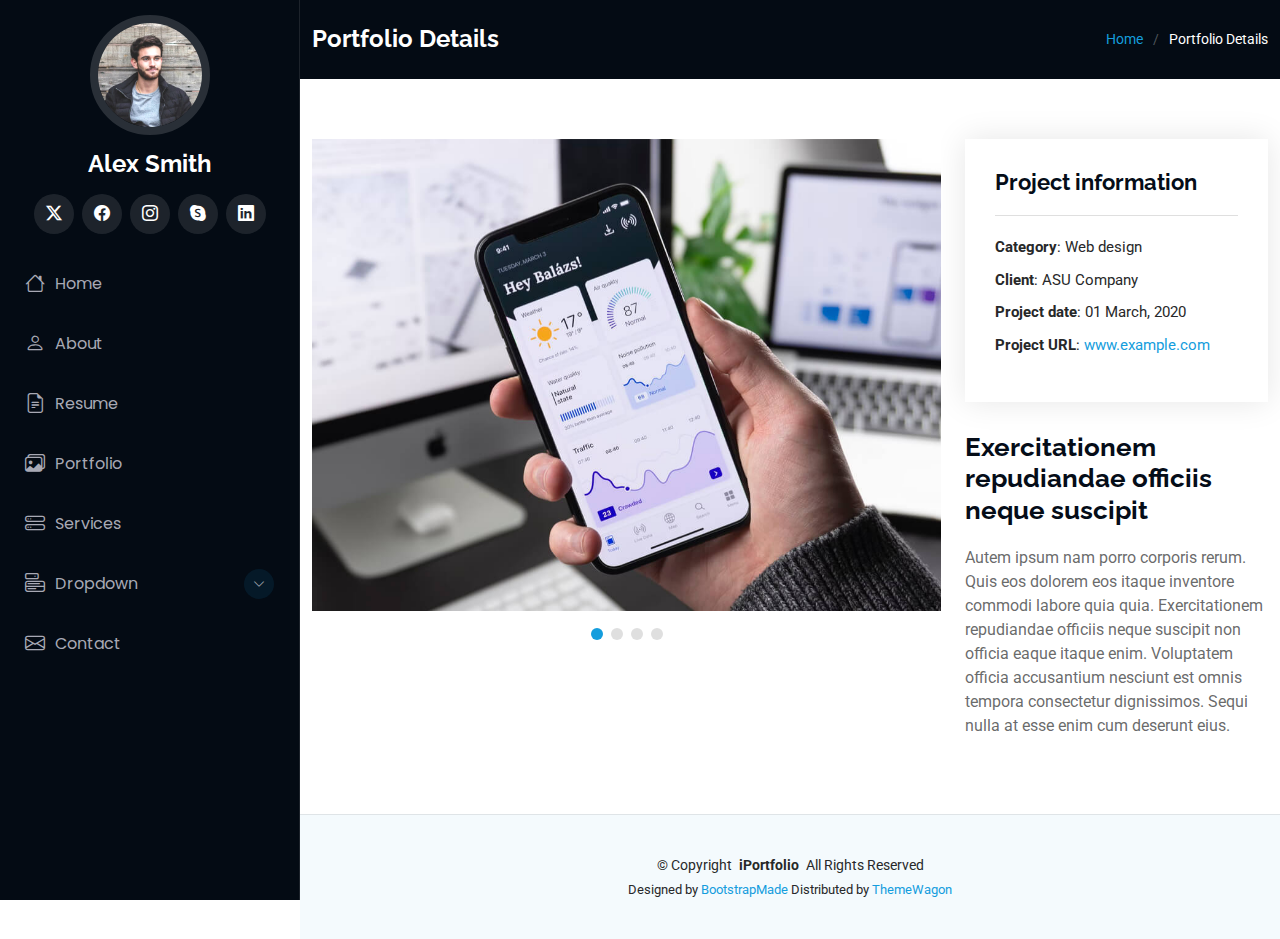
<file: portfolio-details.html>
<!DOCTYPE html>
<html lang="en">

<head>
  <meta charset="utf-8">
  <meta content="width=device-width, initial-scale=1.0" name="viewport">
  <title>Portfolio Details - iPortfolio Bootstrap Template</title>
  <meta content="" name="description">
  <meta content="" name="keywords">

  <!-- Favicons -->
  <link href="assets/img/favicon.png" rel="icon">
  <link href="assets/img/apple-touch-icon.png" rel="apple-touch-icon">

  <!-- Fonts -->
  <link href="https://fonts.googleapis.com" rel="preconnect">
  <link href="https://fonts.gstatic.com" rel="preconnect" crossorigin>
  <link href="https://fonts.googleapis.com/css2?family=Roboto:ital,wght@0,100;0,300;0,400;0,500;0,700;0,900;1,100;1,300;1,400;1,500;1,700;1,900&family=Poppins:ital,wght@0,100;0,200;0,300;0,400;0,500;0,600;0,700;0,800;0,900;1,100;1,200;1,300;1,400;1,500;1,600;1,700;1,800;1,900&family=Raleway:ital,wght@0,100;0,200;0,300;0,400;0,500;0,600;0,700;0,800;0,900;1,100;1,200;1,300;1,400;1,500;1,600;1,700;1,800;1,900&display=swap" rel="stylesheet">

  <!-- Vendor CSS Files -->
  <link href="assets/vendor/bootstrap/css/bootstrap.min.css" rel="stylesheet">
  <link href="assets/vendor/bootstrap-icons/bootstrap-icons.css" rel="stylesheet">
  <link href="assets/vendor/aos/aos.css" rel="stylesheet">
  <link href="assets/vendor/glightbox/css/glightbox.min.css" rel="stylesheet">
  <link href="assets/vendor/swiper/swiper-bundle.min.css" rel="stylesheet">

  <!-- Main CSS File -->
  <link href="assets/css/main.css" rel="stylesheet">

  <!-- =======================================================
  * Template Name: iPortfolio
  * Template URL: https://bootstrapmade.com/iportfolio-bootstrap-portfolio-websites-template/
  * Updated: Jun 29 2024 with Bootstrap v5.3.3
  * Author: BootstrapMade.com
  * License: https://bootstrapmade.com/license/
  ======================================================== -->
</head>

<body class="portfolio-details-page">

  <header id="header" class="header dark-background d-flex flex-column">
    <i class="header-toggle d-xl-none bi bi-list"></i>

    <div class="profile-img">
      <img src="assets/img/my-profile-img.jpg" alt="" class="img-fluid rounded-circle">
    </div>

    <a href="index.html" class="logo d-flex align-items-center justify-content-center">
      <!-- Uncomment the line below if you also wish to use an image logo -->
      <!-- <img src="assets/img/logo.png" alt=""> -->
      <h1 class="sitename">Alex Smith</h1>
    </a>

    <div class="social-links text-center">
      <a href="#" class="twitter"><i class="bi bi-twitter-x"></i></a>
      <a href="#" class="facebook"><i class="bi bi-facebook"></i></a>
      <a href="#" class="instagram"><i class="bi bi-instagram"></i></a>
      <a href="#" class="google-plus"><i class="bi bi-skype"></i></a>
      <a href="#" class="linkedin"><i class="bi bi-linkedin"></i></a>
    </div>

    <nav id="navmenu" class="navmenu">
      <ul>
        <li><a href="#hero"><i class="bi bi-house navicon"></i>Home</a></li>
        <li><a href="#about"><i class="bi bi-person navicon"></i> About</a></li>
        <li><a href="#resume"><i class="bi bi-file-earmark-text navicon"></i> Resume</a></li>
        <li><a href="#portfolio"><i class="bi bi-images navicon"></i> Portfolio</a></li>
        <li><a href="#services"><i class="bi bi-hdd-stack navicon"></i> Services</a></li>
        <li class="dropdown"><a href="#"><i class="bi bi-menu-button navicon"></i> <span>Dropdown</span> <i class="bi bi-chevron-down toggle-dropdown"></i></a>
          <ul>
            <li><a href="#">Dropdown 1</a></li>
            <li class="dropdown"><a href="#"><span>Deep Dropdown</span> <i class="bi bi-chevron-down toggle-dropdown"></i></a>
              <ul>
                <li><a href="#">Deep Dropdown 1</a></li>
                <li><a href="#">Deep Dropdown 2</a></li>
                <li><a href="#">Deep Dropdown 3</a></li>
                <li><a href="#">Deep Dropdown 4</a></li>
                <li><a href="#">Deep Dropdown 5</a></li>
              </ul>
            </li>
            <li><a href="#">Dropdown 2</a></li>
            <li><a href="#">Dropdown 3</a></li>
            <li><a href="#">Dropdown 4</a></li>
          </ul>
        </li>
        <li><a href="#contact"><i class="bi bi-envelope navicon"></i> Contact</a></li>
      </ul>
    </nav>

  </header>

  <main class="main">

    <!-- Page Title -->
    <div class="page-title dark-background">
      <div class="container d-lg-flex justify-content-between align-items-center">
        <h1 class="mb-2 mb-lg-0">Portfolio Details</h1>
        <nav class="breadcrumbs">
          <ol>
            <li><a href="index.html">Home</a></li>
            <li class="current">Portfolio Details</li>
          </ol>
        </nav>
      </div>
    </div><!-- End Page Title -->

    <!-- Portfolio Details Section -->
    <section id="portfolio-details" class="portfolio-details section">

      <div class="container" data-aos="fade-up" data-aos-delay="100">

        <div class="row gy-4">

          <div class="col-lg-8">
            <div class="portfolio-details-slider swiper init-swiper">

              <script type="application/json" class="swiper-config">
                {
                  "loop": true,
                  "speed": 600,
                  "autoplay": {
                    "delay": 5000
                  },
                  "slidesPerView": "auto",
                  "pagination": {
                    "el": ".swiper-pagination",
                    "type": "bullets",
                    "clickable": true
                  }
                }
              </script>

              <div class="swiper-wrapper align-items-center">

                <div class="swiper-slide">
                  <img src="assets/img/portfolio/app-1.jpg" alt="">
                </div>

                <div class="swiper-slide">
                  <img src="assets/img/portfolio/product-1.jpg" alt="">
                </div>

                <div class="swiper-slide">
                  <img src="assets/img/portfolio/branding-1.jpg" alt="">
                </div>

                <div class="swiper-slide">
                  <img src="assets/img/portfolio/books-1.jpg" alt="">
                </div>

              </div>
              <div class="swiper-pagination"></div>
            </div>
          </div>

          <div class="col-lg-4">
            <div class="portfolio-info" data-aos="fade-up" data-aos-delay="200">
              <h3>Project information</h3>
              <ul>
                <li><strong>Category</strong>: Web design</li>
                <li><strong>Client</strong>: ASU Company</li>
                <li><strong>Project date</strong>: 01 March, 2020</li>
                <li><strong>Project URL</strong>: <a href="#">www.example.com</a></li>
              </ul>
            </div>
            <div class="portfolio-description" data-aos="fade-up" data-aos-delay="300">
              <h2>Exercitationem repudiandae officiis neque suscipit</h2>
              <p>
                Autem ipsum nam porro corporis rerum. Quis eos dolorem eos itaque inventore commodi labore quia quia. Exercitationem repudiandae officiis neque suscipit non officia eaque itaque enim. Voluptatem officia accusantium nesciunt est omnis tempora consectetur dignissimos. Sequi nulla at esse enim cum deserunt eius.
              </p>
            </div>
          </div>

        </div>

      </div>

    </section><!-- /Portfolio Details Section -->

  </main>

  <footer id="footer" class="footer position-relative light-background">

    <div class="container">
      <div class="copyright text-center ">
        <p>© <span>Copyright</span> <strong class="px-1 sitename">iPortfolio</strong> <span>All Rights Reserved</span></p>
      </div>
      <div class="credits">
        <!-- All the links in the footer should remain intact. -->
        <!-- You can delete the links only if you've purchased the pro version. -->
        <!-- Licensing information: https://bootstrapmade.com/license/ -->
        <!-- Purchase the pro version with working PHP/AJAX contact form: [buy-url] -->
        Designed by <a href="https://bootstrapmade.com/">BootstrapMade</a> Distributed by <a href="https://themewagon.com">ThemeWagon</a>
      </div>
    </div>

  </footer>

  <!-- Scroll Top -->
  <a href="#" id="scroll-top" class="scroll-top d-flex align-items-center justify-content-center"><i class="bi bi-arrow-up-short"></i></a>

  <!-- Preloader -->
  <div id="preloader"></div>

  <!-- Vendor JS Files -->
  <script src="assets/vendor/bootstrap/js/bootstrap.bundle.min.js"></script>
  <script src="assets/vendor/php-email-form/validate.js"></script>
  <script src="assets/vendor/aos/aos.js"></script>
  <script src="assets/vendor/typed.js/typed.umd.js"></script>
  <script src="assets/vendor/purecounter/purecounter_vanilla.js"></script>
  <script src="assets/vendor/waypoints/noframework.waypoints.js"></script>
  <script src="assets/vendor/glightbox/js/glightbox.min.js"></script>
  <script src="assets/vendor/imagesloaded/imagesloaded.pkgd.min.js"></script>
  <script src="assets/vendor/isotope-layout/isotope.pkgd.min.js"></script>
  <script src="assets/vendor/swiper/swiper-bundle.min.js"></script>

  <!-- Main JS File -->
  <script src="assets/js/main.js"></script>

</body>

</html>
</file>
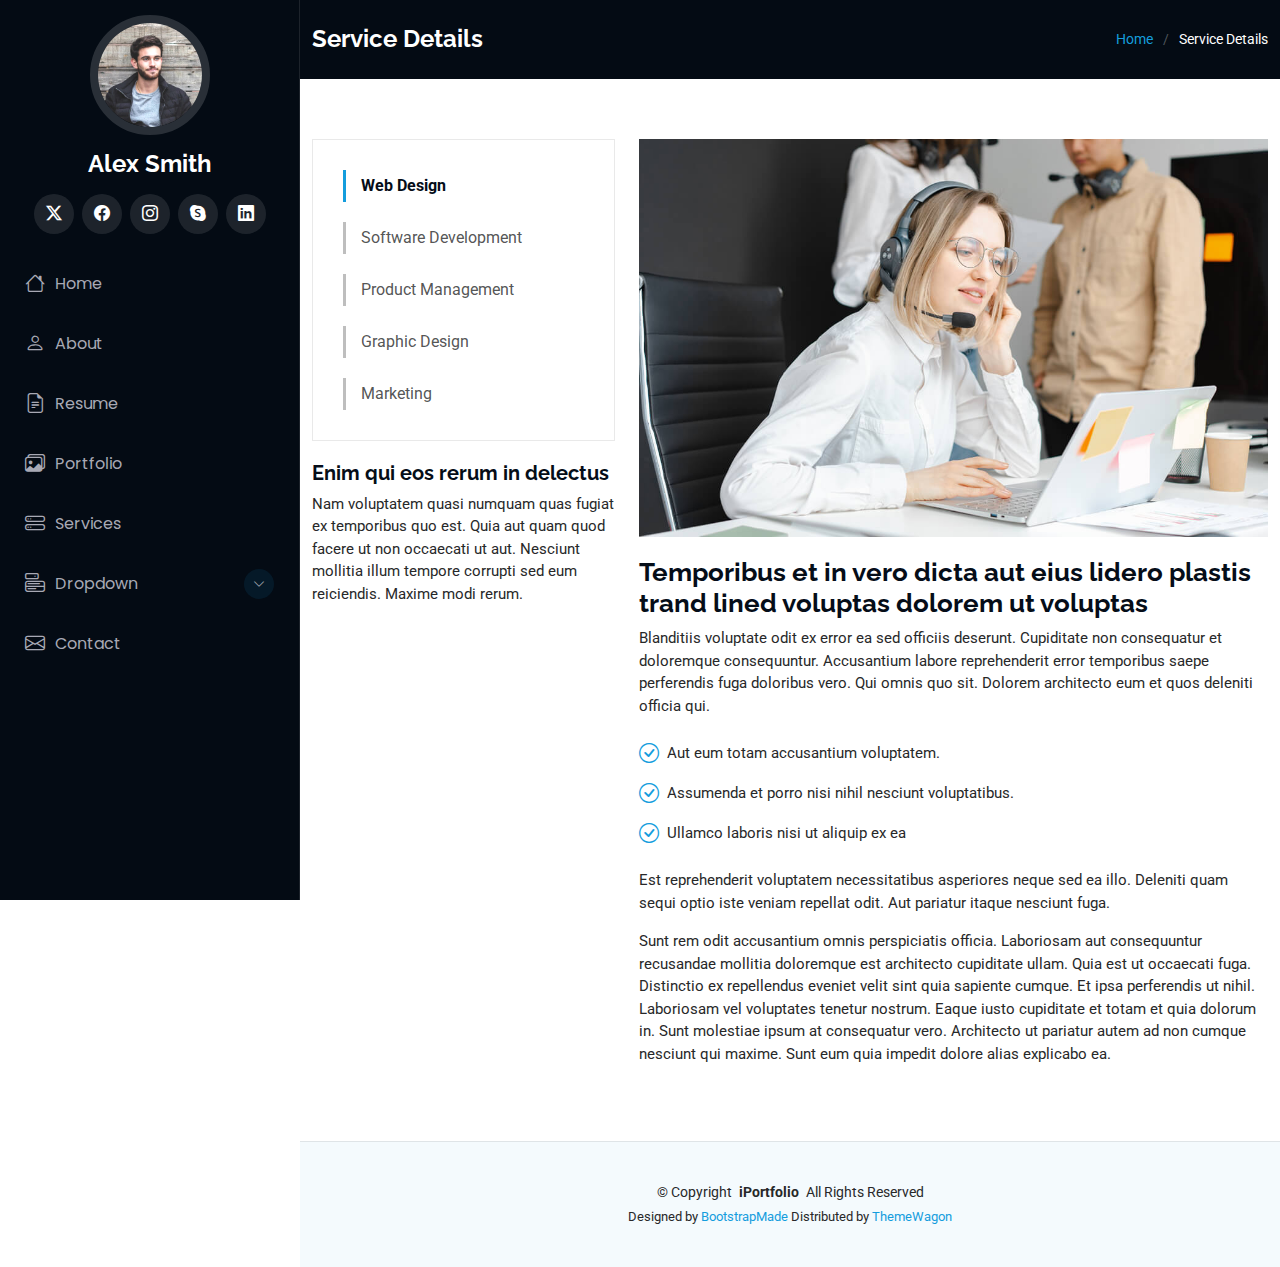
<file: service-details.html>
<!DOCTYPE html>
<html lang="en">

<head>
  <meta charset="utf-8">
  <meta content="width=device-width, initial-scale=1.0" name="viewport">
  <title>Service Details - iPortfolio Bootstrap Template</title>
  <meta content="" name="description">
  <meta content="" name="keywords">

  <!-- Favicons -->
  <link href="assets/img/favicon.png" rel="icon">
  <link href="assets/img/apple-touch-icon.png" rel="apple-touch-icon">

  <!-- Fonts -->
  <link href="https://fonts.googleapis.com" rel="preconnect">
  <link href="https://fonts.gstatic.com" rel="preconnect" crossorigin>
  <link href="https://fonts.googleapis.com/css2?family=Roboto:ital,wght@0,100;0,300;0,400;0,500;0,700;0,900;1,100;1,300;1,400;1,500;1,700;1,900&family=Poppins:ital,wght@0,100;0,200;0,300;0,400;0,500;0,600;0,700;0,800;0,900;1,100;1,200;1,300;1,400;1,500;1,600;1,700;1,800;1,900&family=Raleway:ital,wght@0,100;0,200;0,300;0,400;0,500;0,600;0,700;0,800;0,900;1,100;1,200;1,300;1,400;1,500;1,600;1,700;1,800;1,900&display=swap" rel="stylesheet">

  <!-- Vendor CSS Files -->
  <link href="assets/vendor/bootstrap/css/bootstrap.min.css" rel="stylesheet">
  <link href="assets/vendor/bootstrap-icons/bootstrap-icons.css" rel="stylesheet">
  <link href="assets/vendor/aos/aos.css" rel="stylesheet">
  <link href="assets/vendor/glightbox/css/glightbox.min.css" rel="stylesheet">
  <link href="assets/vendor/swiper/swiper-bundle.min.css" rel="stylesheet">

  <!-- Main CSS File -->
  <link href="assets/css/main.css" rel="stylesheet">

  <!-- =======================================================
  * Template Name: iPortfolio
  * Template URL: https://bootstrapmade.com/iportfolio-bootstrap-portfolio-websites-template/
  * Updated: Jun 29 2024 with Bootstrap v5.3.3
  * Author: BootstrapMade.com
  * License: https://bootstrapmade.com/license/
  ======================================================== -->
</head>

<body class="service-details-page">

  <header id="header" class="header dark-background d-flex flex-column">
    <i class="header-toggle d-xl-none bi bi-list"></i>

    <div class="profile-img">
      <img src="assets/img/my-profile-img.jpg" alt="" class="img-fluid rounded-circle">
    </div>

    <a href="index.html" class="logo d-flex align-items-center justify-content-center">
      <!-- Uncomment the line below if you also wish to use an image logo -->
      <!-- <img src="assets/img/logo.png" alt=""> -->
      <h1 class="sitename">Alex Smith</h1>
    </a>

    <div class="social-links text-center">
      <a href="#" class="twitter"><i class="bi bi-twitter-x"></i></a>
      <a href="#" class="facebook"><i class="bi bi-facebook"></i></a>
      <a href="#" class="instagram"><i class="bi bi-instagram"></i></a>
      <a href="#" class="google-plus"><i class="bi bi-skype"></i></a>
      <a href="#" class="linkedin"><i class="bi bi-linkedin"></i></a>
    </div>

    <nav id="navmenu" class="navmenu">
      <ul>
        <li><a href="#hero"><i class="bi bi-house navicon"></i>Home</a></li>
        <li><a href="#about"><i class="bi bi-person navicon"></i> About</a></li>
        <li><a href="#resume"><i class="bi bi-file-earmark-text navicon"></i> Resume</a></li>
        <li><a href="#portfolio"><i class="bi bi-images navicon"></i> Portfolio</a></li>
        <li><a href="#services"><i class="bi bi-hdd-stack navicon"></i> Services</a></li>
        <li class="dropdown"><a href="#"><i class="bi bi-menu-button navicon"></i> <span>Dropdown</span> <i class="bi bi-chevron-down toggle-dropdown"></i></a>
          <ul>
            <li><a href="#">Dropdown 1</a></li>
            <li class="dropdown"><a href="#"><span>Deep Dropdown</span> <i class="bi bi-chevron-down toggle-dropdown"></i></a>
              <ul>
                <li><a href="#">Deep Dropdown 1</a></li>
                <li><a href="#">Deep Dropdown 2</a></li>
                <li><a href="#">Deep Dropdown 3</a></li>
                <li><a href="#">Deep Dropdown 4</a></li>
                <li><a href="#">Deep Dropdown 5</a></li>
              </ul>
            </li>
            <li><a href="#">Dropdown 2</a></li>
            <li><a href="#">Dropdown 3</a></li>
            <li><a href="#">Dropdown 4</a></li>
          </ul>
        </li>
        <li><a href="#contact"><i class="bi bi-envelope navicon"></i> Contact</a></li>
      </ul>
    </nav>

  </header>

  <main class="main">

    <!-- Page Title -->
    <div class="page-title dark-background">
      <div class="container d-lg-flex justify-content-between align-items-center">
        <h1 class="mb-2 mb-lg-0">Service Details</h1>
        <nav class="breadcrumbs">
          <ol>
            <li><a href="index.html">Home</a></li>
            <li class="current">Service Details</li>
          </ol>
        </nav>
      </div>
    </div><!-- End Page Title -->

    <!-- Service Details Section -->
    <section id="service-details" class="service-details section">

      <div class="container">

        <div class="row gy-4">

          <div class="col-lg-4" data-aos="fade-up" data-aos-delay="100">
            <div class="services-list">
              <a href="#" class="active">Web Design</a>
              <a href="#">Software Development</a>
              <a href="#">Product Management</a>
              <a href="#">Graphic Design</a>
              <a href="#">Marketing</a>
            </div>

            <h4>Enim qui eos rerum in delectus</h4>
            <p>Nam voluptatem quasi numquam quas fugiat ex temporibus quo est. Quia aut quam quod facere ut non occaecati ut aut. Nesciunt mollitia illum tempore corrupti sed eum reiciendis. Maxime modi rerum.</p>
          </div>

          <div class="col-lg-8" data-aos="fade-up" data-aos-delay="200">
            <img src="assets/img/services.jpg" alt="" class="img-fluid services-img">
            <h3>Temporibus et in vero dicta aut eius lidero plastis trand lined voluptas dolorem ut voluptas</h3>
            <p>
              Blanditiis voluptate odit ex error ea sed officiis deserunt. Cupiditate non consequatur et doloremque consequuntur. Accusantium labore reprehenderit error temporibus saepe perferendis fuga doloribus vero. Qui omnis quo sit. Dolorem architecto eum et quos deleniti officia qui.
            </p>
            <ul>
              <li><i class="bi bi-check-circle"></i> <span>Aut eum totam accusantium voluptatem.</span></li>
              <li><i class="bi bi-check-circle"></i> <span>Assumenda et porro nisi nihil nesciunt voluptatibus.</span></li>
              <li><i class="bi bi-check-circle"></i> <span>Ullamco laboris nisi ut aliquip ex ea</span></li>
            </ul>
            <p>
              Est reprehenderit voluptatem necessitatibus asperiores neque sed ea illo. Deleniti quam sequi optio iste veniam repellat odit. Aut pariatur itaque nesciunt fuga.
            </p>
            <p>
              Sunt rem odit accusantium omnis perspiciatis officia. Laboriosam aut consequuntur recusandae mollitia doloremque est architecto cupiditate ullam. Quia est ut occaecati fuga. Distinctio ex repellendus eveniet velit sint quia sapiente cumque. Et ipsa perferendis ut nihil. Laboriosam vel voluptates tenetur nostrum. Eaque iusto cupiditate et totam et quia dolorum in. Sunt molestiae ipsum at consequatur vero. Architecto ut pariatur autem ad non cumque nesciunt qui maxime. Sunt eum quia impedit dolore alias explicabo ea.
            </p>
          </div>

        </div>

      </div>

    </section><!-- /Service Details Section -->

  </main>

  <footer id="footer" class="footer position-relative light-background">

    <div class="container">
      <div class="copyright text-center ">
        <p>© <span>Copyright</span> <strong class="px-1 sitename">iPortfolio</strong> <span>All Rights Reserved</span></p>
      </div>
      <div class="credits">
        <!-- All the links in the footer should remain intact. -->
        <!-- You can delete the links only if you've purchased the pro version. -->
        <!-- Licensing information: https://bootstrapmade.com/license/ -->
        <!-- Purchase the pro version with working PHP/AJAX contact form: [buy-url] -->
        Designed by <a href="https://bootstrapmade.com/">BootstrapMade</a> Distributed by <a href="https://themewagon.com">ThemeWagon</a>
      </div>
    </div>

  </footer>

  <!-- Scroll Top -->
  <a href="#" id="scroll-top" class="scroll-top d-flex align-items-center justify-content-center"><i class="bi bi-arrow-up-short"></i></a>

  <!-- Preloader -->
  <div id="preloader"></div>

  <!-- Vendor JS Files -->
  <script src="assets/vendor/bootstrap/js/bootstrap.bundle.min.js"></script>
  <script src="assets/vendor/php-email-form/validate.js"></script>
  <script src="assets/vendor/aos/aos.js"></script>
  <script src="assets/vendor/typed.js/typed.umd.js"></script>
  <script src="assets/vendor/purecounter/purecounter_vanilla.js"></script>
  <script src="assets/vendor/waypoints/noframework.waypoints.js"></script>
  <script src="assets/vendor/glightbox/js/glightbox.min.js"></script>
  <script src="assets/vendor/imagesloaded/imagesloaded.pkgd.min.js"></script>
  <script src="assets/vendor/isotope-layout/isotope.pkgd.min.js"></script>
  <script src="assets/vendor/swiper/swiper-bundle.min.js"></script>

  <!-- Main JS File -->
  <script src="assets/js/main.js"></script>

</body>

</html>
</file>
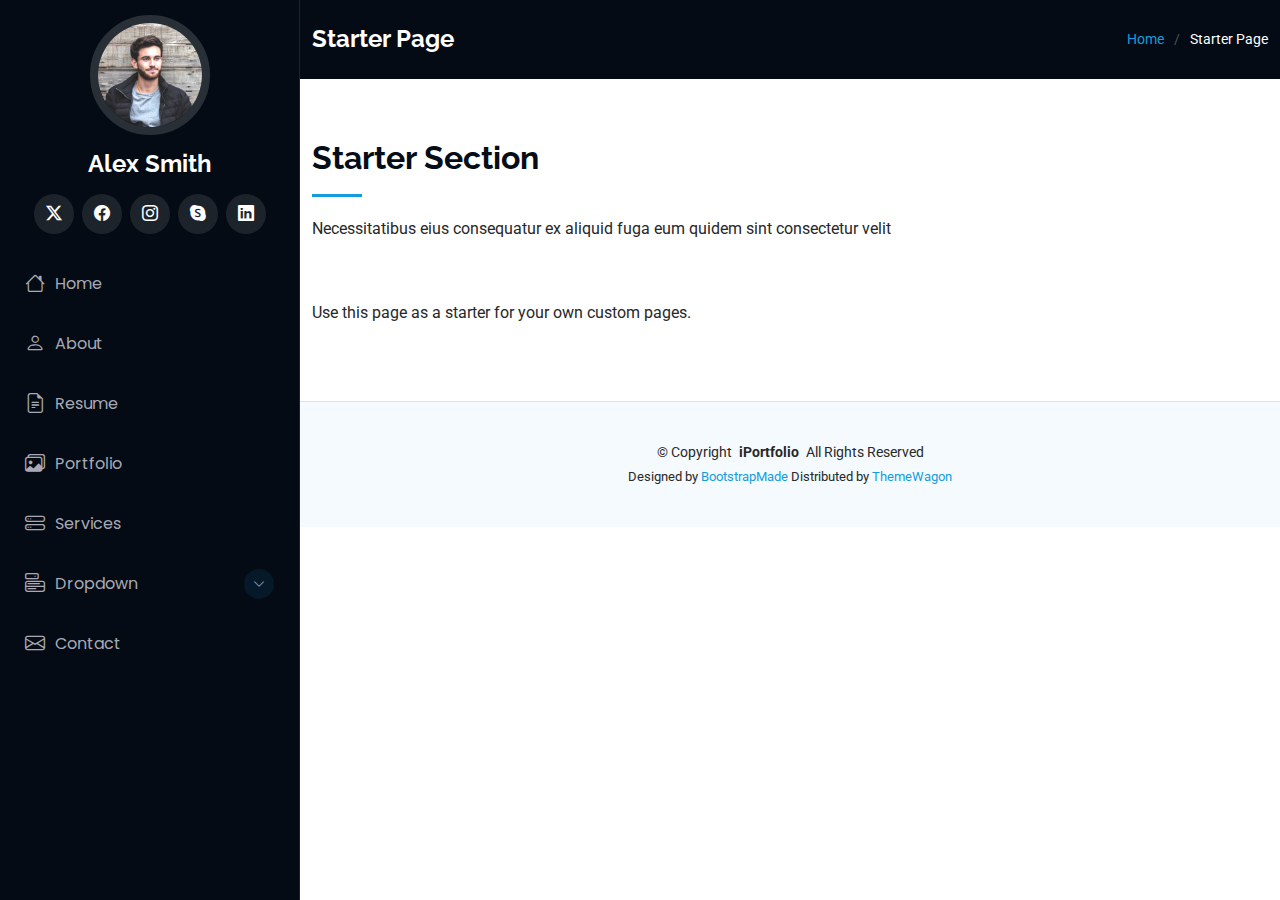
<file: starter-page.html>
<!DOCTYPE html>
<html lang="en">

<head>
  <meta charset="utf-8">
  <meta content="width=device-width, initial-scale=1.0" name="viewport">
  <title>Starter Page - iPortfolio Bootstrap Template</title>
  <meta content="" name="description">
  <meta content="" name="keywords">

  <!-- Favicons -->
  <link href="assets/img/favicon.png" rel="icon">
  <link href="assets/img/apple-touch-icon.png" rel="apple-touch-icon">

  <!-- Fonts -->
  <link href="https://fonts.googleapis.com" rel="preconnect">
  <link href="https://fonts.gstatic.com" rel="preconnect" crossorigin>
  <link href="https://fonts.googleapis.com/css2?family=Roboto:ital,wght@0,100;0,300;0,400;0,500;0,700;0,900;1,100;1,300;1,400;1,500;1,700;1,900&family=Poppins:ital,wght@0,100;0,200;0,300;0,400;0,500;0,600;0,700;0,800;0,900;1,100;1,200;1,300;1,400;1,500;1,600;1,700;1,800;1,900&family=Raleway:ital,wght@0,100;0,200;0,300;0,400;0,500;0,600;0,700;0,800;0,900;1,100;1,200;1,300;1,400;1,500;1,600;1,700;1,800;1,900&display=swap" rel="stylesheet">

  <!-- Vendor CSS Files -->
  <link href="assets/vendor/bootstrap/css/bootstrap.min.css" rel="stylesheet">
  <link href="assets/vendor/bootstrap-icons/bootstrap-icons.css" rel="stylesheet">
  <link href="assets/vendor/aos/aos.css" rel="stylesheet">
  <link href="assets/vendor/glightbox/css/glightbox.min.css" rel="stylesheet">
  <link href="assets/vendor/swiper/swiper-bundle.min.css" rel="stylesheet">

  <!-- Main CSS File -->
  <link href="assets/css/main.css" rel="stylesheet">

  <!-- =======================================================
  * Template Name: iPortfolio
  * Template URL: https://bootstrapmade.com/iportfolio-bootstrap-portfolio-websites-template/
  * Updated: Jun 29 2024 with Bootstrap v5.3.3
  * Author: BootstrapMade.com
  * License: https://bootstrapmade.com/license/
  ======================================================== -->
</head>

<body class="starter-page-page">

  <header id="header" class="header dark-background d-flex flex-column">
    <i class="header-toggle d-xl-none bi bi-list"></i>

    <div class="profile-img">
      <img src="assets/img/my-profile-img.jpg" alt="" class="img-fluid rounded-circle">
    </div>

    <a href="index.html" class="logo d-flex align-items-center justify-content-center">
      <!-- Uncomment the line below if you also wish to use an image logo -->
      <!-- <img src="assets/img/logo.png" alt=""> -->
      <h1 class="sitename">Alex Smith</h1>
    </a>

    <div class="social-links text-center">
      <a href="#" class="twitter"><i class="bi bi-twitter-x"></i></a>
      <a href="#" class="facebook"><i class="bi bi-facebook"></i></a>
      <a href="#" class="instagram"><i class="bi bi-instagram"></i></a>
      <a href="#" class="google-plus"><i class="bi bi-skype"></i></a>
      <a href="#" class="linkedin"><i class="bi bi-linkedin"></i></a>
    </div>

    <nav id="navmenu" class="navmenu">
      <ul>
        <li><a href="#hero"><i class="bi bi-house navicon"></i>Home</a></li>
        <li><a href="#about"><i class="bi bi-person navicon"></i> About</a></li>
        <li><a href="#resume"><i class="bi bi-file-earmark-text navicon"></i> Resume</a></li>
        <li><a href="#portfolio"><i class="bi bi-images navicon"></i> Portfolio</a></li>
        <li><a href="#services"><i class="bi bi-hdd-stack navicon"></i> Services</a></li>
        <li class="dropdown"><a href="#"><i class="bi bi-menu-button navicon"></i> <span>Dropdown</span> <i class="bi bi-chevron-down toggle-dropdown"></i></a>
          <ul>
            <li><a href="#">Dropdown 1</a></li>
            <li class="dropdown"><a href="#"><span>Deep Dropdown</span> <i class="bi bi-chevron-down toggle-dropdown"></i></a>
              <ul>
                <li><a href="#">Deep Dropdown 1</a></li>
                <li><a href="#">Deep Dropdown 2</a></li>
                <li><a href="#">Deep Dropdown 3</a></li>
                <li><a href="#">Deep Dropdown 4</a></li>
                <li><a href="#">Deep Dropdown 5</a></li>
              </ul>
            </li>
            <li><a href="#">Dropdown 2</a></li>
            <li><a href="#">Dropdown 3</a></li>
            <li><a href="#">Dropdown 4</a></li>
          </ul>
        </li>
        <li><a href="#contact"><i class="bi bi-envelope navicon"></i> Contact</a></li>
      </ul>
    </nav>

  </header>

  <main class="main">

    <!-- Page Title -->
    <div class="page-title dark-background">
      <div class="container d-lg-flex justify-content-between align-items-center">
        <h1 class="mb-2 mb-lg-0">Starter Page</h1>
        <nav class="breadcrumbs">
          <ol>
            <li><a href="index.html">Home</a></li>
            <li class="current">Starter Page</li>
          </ol>
        </nav>
      </div>
    </div><!-- End Page Title -->

    <!-- Starter Section Section -->
    <section id="starter-section" class="starter-section section">

      <!-- Section Title -->
      <div class="container section-title" data-aos="fade-up">
        <h2>Starter Section</h2>
        <p>Necessitatibus eius consequatur ex aliquid fuga eum quidem sint consectetur velit</p>
      </div><!-- End Section Title -->

      <div class="container" data-aos="fade-up">
        <p>Use this page as a starter for your own custom pages.</p>
      </div>

    </section><!-- /Starter Section Section -->

  </main>

  <footer id="footer" class="footer position-relative light-background">

    <div class="container">
      <div class="copyright text-center ">
        <p>© <span>Copyright</span> <strong class="px-1 sitename">iPortfolio</strong> <span>All Rights Reserved</span></p>
      </div>
      <div class="credits">
        <!-- All the links in the footer should remain intact. -->
        <!-- You can delete the links only if you've purchased the pro version. -->
        <!-- Licensing information: https://bootstrapmade.com/license/ -->
        <!-- Purchase the pro version with working PHP/AJAX contact form: [buy-url] -->
        Designed by <a href="https://bootstrapmade.com/">BootstrapMade</a> Distributed by <a href="https://themewagon.com">ThemeWagon</a>
      </div>
    </div>

  </footer>

  <!-- Scroll Top -->
  <a href="#" id="scroll-top" class="scroll-top d-flex align-items-center justify-content-center"><i class="bi bi-arrow-up-short"></i></a>

  <!-- Preloader -->
  <div id="preloader"></div>

  <!-- Vendor JS Files -->
  <script src="assets/vendor/bootstrap/js/bootstrap.bundle.min.js"></script>
  <script src="assets/vendor/php-email-form/validate.js"></script>
  <script src="assets/vendor/aos/aos.js"></script>
  <script src="assets/vendor/typed.js/typed.umd.js"></script>
  <script src="assets/vendor/purecounter/purecounter_vanilla.js"></script>
  <script src="assets/vendor/waypoints/noframework.waypoints.js"></script>
  <script src="assets/vendor/glightbox/js/glightbox.min.js"></script>
  <script src="assets/vendor/imagesloaded/imagesloaded.pkgd.min.js"></script>
  <script src="assets/vendor/isotope-layout/isotope.pkgd.min.js"></script>
  <script src="assets/vendor/swiper/swiper-bundle.min.js"></script>

  <!-- Main JS File -->
  <script src="assets/js/main.js"></script>

</body>

</html>
</file>
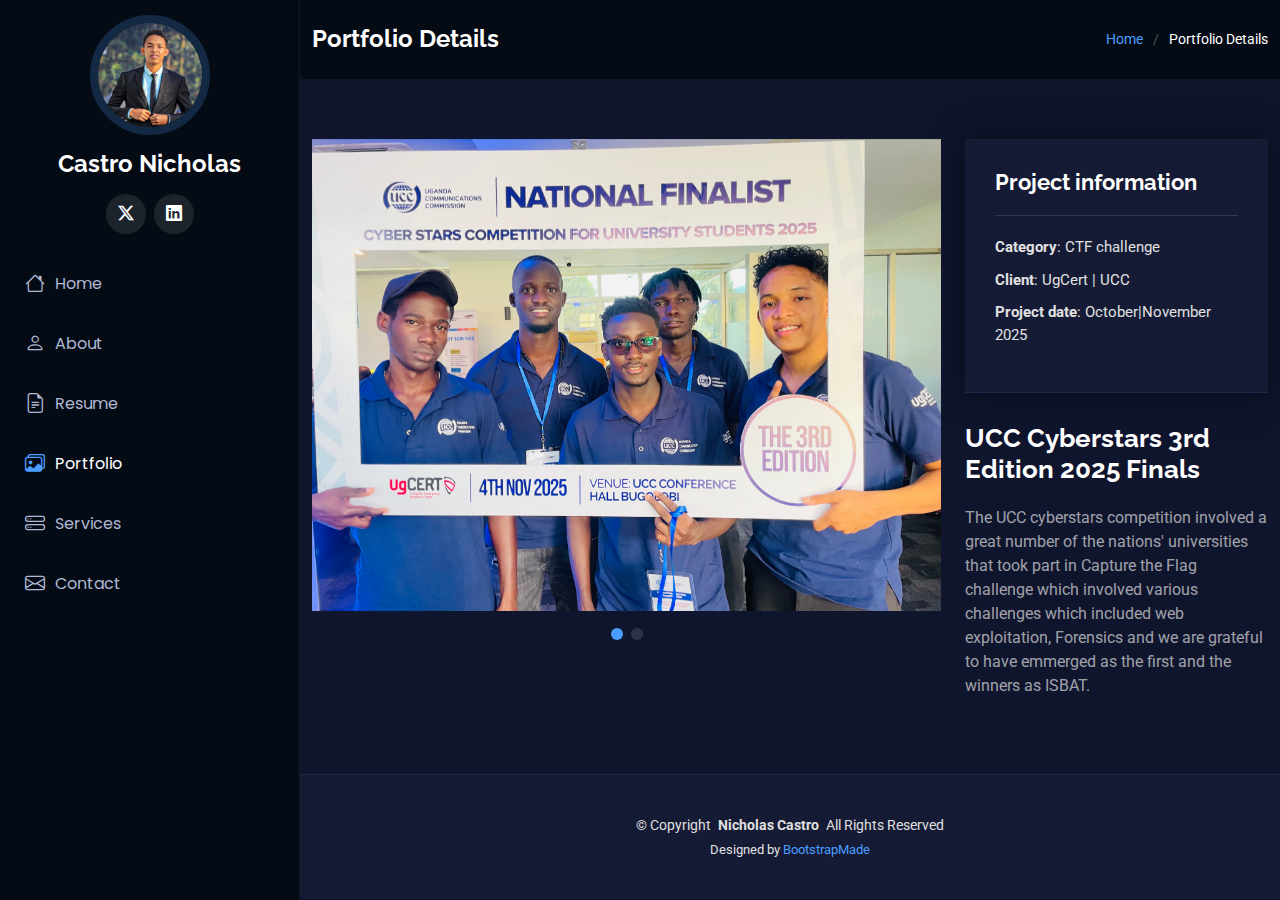
<file: portfolio/ctf/portfolio-details-cyberstars.html>
<!DOCTYPE html>
<html lang="en">

<head>
  <meta charset="utf-8">
  <meta content="width=device-width, initial-scale=1.0" name="viewport">
  <title>My Portfolio | Castro Nicholas</title>
  <meta content="" name="description">
  <meta content="" name="keywords">

  <!-- Favicons -->
  <link href="../../assets/img/favicon.png" rel="icon">
  <link href="../../assets/img/apple-touch-icon.png" rel="apple-touch-icon">

  <!-- Fonts -->
  <link href="https://fonts.googleapis.com" rel="preconnect">
  <link href="https://fonts.gstatic.com" rel="preconnect" crossorigin>
  <link href="https://fonts.googleapis.com/css2?family=Roboto:ital,wght@0,100;0,300;0,400;0,500;0,700;0,900;1,100;1,300;1,400;1,500;1,700;1,900&family=Poppins:ital,wght@0,100;0,200;0,300;0,400;0,500;0,600;0,700;0,800;0,900;1,100;1,200;1,300;1,400;1,500;1,600;1,700;1,800;1,900&family=Raleway:ital,wght@0,100;0,200;0,300;0,400;0,500;0,600;0,700;0,800;0,900;1,100;1,200;1,300;1,400;1,500;1,600;1,700;1,800;1,900&display=swap" rel="stylesheet">

  <!-- Vendor CSS Files -->
  <link href="../../assets/vendor/bootstrap/css/bootstrap.min.css" rel="stylesheet">
  <link href="../../assets/vendor/bootstrap-icons/bootstrap-icons.css" rel="stylesheet">
  <link href="../../assets/vendor/aos/aos.css" rel="stylesheet">
  <link href="../../assets/vendor/glightbox/css/glightbox.min.css" rel="stylesheet">
  <link href="../../assets/vendor/swiper/swiper-bundle.min.css" rel="stylesheet">

  <!-- Main CSS File -->
  <link href="../../assets/css/main.css" rel="stylesheet">
  <link href="../../assets/css/dark-theme.css" rel="stylesheet">

</head>

<body class="index-page">

  <header id="header" class="header dark-background d-flex flex-column">
    <i class="header-toggle d-xl-none bi bi-list"></i>

    <div class="profile-img">
      <img src="../../assets/img/portfolio-profile.png" alt="" class="img-fluid rounded-circle">
    </div>

    <a href="index.html" class="logo d-flex align-items-center justify-content-center">
      <!-- Uncomment the line below if you also wish to use an image logo -->
      <!-- <img src="../../assets/img/logo.png" alt=""> -->
      <h1 class="sitename">Castro Nicholas</h1>
    </a>

    <div class="social-links text-center">
      <a href="https://x.com/cycle_script" class="twitter" target="_blank" rel="noopener noreferrer" aria-label="Follow me on X"><i class="bi bi-twitter-x"></i></a>
      <!-- <a href="#" class="facebook"><i class="bi bi-facebook"></i></a> -->
      <!-- <a href="#" class="instagram"><i class="bi bi-instagram"></i></a> -->
      <!-- <a href="#" class="google-plus"><i class="bi bi-skype"></i></a> -->
      <a href="https://www.linkedin.com/in/castro-nicholas/" class="linkedin"><i class="bi bi-linkedin" target="_blank" rel="noopener noreferrer" aria-label="My Linkedin profile"></i></a>
    </div>

    <nav id="navmenu" class="navmenu">
      <ul>
        <li><a href="https://cycle-script.github.io/portfolio/" ><i class="bi bi-house navicon"></i>Home</a></li>
        <li><a href="https://cycle-script.github.io/portfolio/#about"><i class="bi bi-person navicon"></i> About</a></li>
        <li><a href="https://cycle-script.github.io/portfolio/#resume"><i class="bi bi-file-earmark-text navicon"></i> Resume</a></li>
        <li><a href="https://cycle-script.github.io/portfolio/#portfolio" class="active"><i class="bi bi-images navicon"></i> Portfolio</a></li>
        <li><a href="https://cycle-script.github.io/portfolio/#services"><i class="bi bi-hdd-stack navicon"></i> Services</a></li>
	<!-- =======================Dropdown if needed ===================================
	==================================================================================
	   <li class="dropdown"><a href="#"><i class="bi bi-menu-button navicon"></i> <span>Dropdown</span> <i class="bi bi-chevron-down toggle-dropdown"></i></a>
          <ul>
            <li><a href="#">Dropdown 1</a></li>
            <li class="dropdown"><a href="#"><span>Deep Dropdown</span> <i class="bi bi-chevron-down toggle-dropdown"></i></a>
              <ul>
                <li><a href="#">Deep Dropdown 1</a></li>
                <li><a href="#">Deep Dropdown 2</a></li>
                <li><a href="#">Deep Dropdown 3</a></li>
                <li><a href="#">Deep Dropdown 4</a></li>
                <li><a href="#">Deep Dropdown 5</a></li>
              </ul>
            </li>
            <li><a href="#">Dropdown 2</a></li>
            <li><a href="#">Dropdown 3</a></li>
            <li><a href="#">Dropdown 4</a></li>
          </ul>
        </li>
		===============================================================================
		-->
        <li><a href="#contact"><i class="bi bi-envelope navicon"></i> Contact</a></li>
      </ul>
    </nav>

  </header>

  <main class="main">

    <!-- Page Title -->
    <div class="page-title dark-background">
      <div class="container d-lg-flex justify-content-between align-items-center">
        <h1 class="mb-2 mb-lg-0">Portfolio Details</h1>
        <nav class="breadcrumbs">
          <ol>
            <li><a href="https://cycle-script.github.io/portfolio/">Home</a></li>
            <li class="current">Portfolio Details</li>
          </ol>
        </nav>
      </div>
    </div><!-- End Page Title -->

    <!-- Portfolio Details Section -->
    <section id="portfolio-details" class="portfolio-details section">

      <div class="container" data-aos="fade-up" data-aos-delay="100">

        <div class="row gy-4">

          <div class="col-lg-8">
            <div class="portfolio-details-slider swiper init-swiper">

              <script type="application/json" class="swiper-config">
                {
                  "loop": true,
                  "speed": 600,
                  "autoplay": {
                    "delay": 5000
                  },
                  "slidesPerView": "auto",
                  "pagination": {
                    "el": ".swiper-pagination",
                    "type": "bullets",
                    "clickable": true
                  }
                }
              </script>

              <div class="swiper-wrapper align-items-center">

                <div class="swiper-slide">
                  <img src="../../assets/img/portfolio/ctf/cyberstars/localmen.jpg" alt="">
                </div>

                <div class="swiper-slide">
                  <img src="../../assets/img/portfolio/ctf/cyberstars/cyberstars-ctf.jpg" alt="">
                </div>

                

              </div>
              <div class="swiper-pagination"></div>
            </div>
          </div>

          <div class="col-lg-4">
            <div class="portfolio-info" data-aos="fade-up" data-aos-delay="200">
              <h3>Project information</h3>
              <ul>
                <li><strong>Category</strong>: CTF challenge</li>
                <li><strong>Client</strong>: UgCert | UCC</li>
                <li><strong>Project date</strong>: October|November 2025</li>
                
              </ul>
            </div>
            <div class="portfolio-description" data-aos="fade-up" data-aos-delay="300">
              <h2>UCC Cyberstars 3rd Edition 2025 Finals</h2>
              <p>
                The UCC cyberstars competition involved a great number of the nations' universities that took part in Capture the Flag challenge which involved various challenges which included web exploitation, Forensics and we are grateful to have emmerged as the first and the winners as ISBAT.
              </p>
            </div>
          </div>

        </div>

      </div>

    </section><!-- /Portfolio Details Section -->

  </main>

  <footer id="footer" class="footer position-relative light-background">

    <div class="container">
      <div class="copyright text-center ">
        <p>© <span>Copyright</span> <strong class="px-1 sitename">Nicholas Castro</strong> <span>All Rights Reserved</span></p>
      </div>
      <div class="credits">
        <!-- All the links in the footer should remain intact. -->
        <!-- You can delete the links only if you've purchased the pro version. -->
        <!-- Licensing information: https://bootstrapmade.com/license/ -->
        <!-- Purchase the pro version with working PHP/AJAX contact form: [buy-url] -->
        Designed by <a href="https://bootstrapmade.com/">BootstrapMade</a>
      </div>
    </div>

  </footer>

  <!-- Scroll Top -->
  <a href="#" id="scroll-top" class="scroll-top d-flex align-items-center justify-content-center"><i class="bi bi-arrow-up-short"></i></a>

  <!-- Preloader -->
  <div id="preloader"></div>

  <!-- Vendor JS Files -->
  <script src="../../assets/vendor/bootstrap/js/bootstrap.bundle.min.js"></script>
  <script src="../../assets/vendor/php-email-form/validate.js"></script>
  <script src="../../assets/vendor/aos/aos.js"></script>
  <script src="../../assets/vendor/typed.js/typed.umd.js"></script>
  <script src="../../assets/vendor/purecounter/purecounter_vanilla.js"></script>
  <script src="../../assets/vendor/waypoints/noframework.waypoints.js"></script>
  <script src="../../assets/vendor/glightbox/js/glightbox.min.js"></script>
  <script src="../../assets/vendor/imagesloaded/imagesloaded.pkgd.min.js"></script>
  <script src="../../assets/vendor/isotope-layout/isotope.pkgd.min.js"></script>
  <script src="../../assets/vendor/swiper/swiper-bundle.min.js"></script>

  <!-- Main JS File -->
  <script src="../../assets/js/main.js"></script>

</body>

</html>
</file>
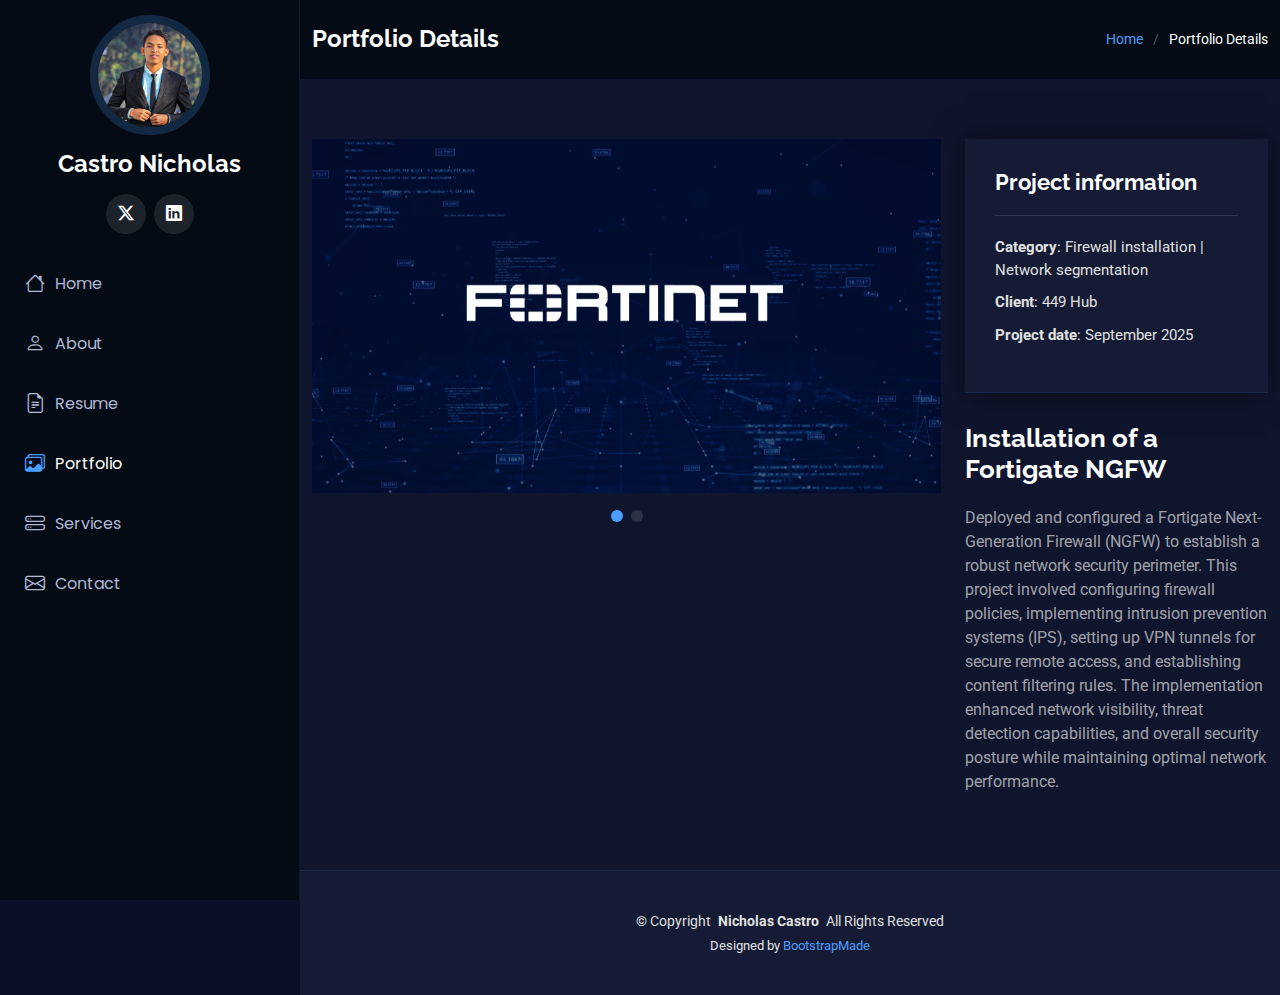
<file: portfolio/cyber/portfolio-details-fortinet.html>
<!DOCTYPE html>
<html lang="en">

<head>
  <meta charset="utf-8">
  <meta content="width=device-width, initial-scale=1.0" name="viewport">
  <title>My Portfolio | Castro Nicholas</title>
  <meta content="" name="description">
  <meta content="" name="keywords">

  <!-- Favicons -->
  <link href="../../assets/img/favicon.png" rel="icon">
  <link href="../../assets/img/apple-touch-icon.png" rel="apple-touch-icon">

  <!-- Fonts -->
  <link href="https://fonts.googleapis.com" rel="preconnect">
  <link href="https://fonts.gstatic.com" rel="preconnect" crossorigin>
  <link href="https://fonts.googleapis.com/css2?family=Roboto:ital,wght@0,100;0,300;0,400;0,500;0,700;0,900;1,100;1,300;1,400;1,500;1,700;1,900&family=Poppins:ital,wght@0,100;0,200;0,300;0,400;0,500;0,600;0,700;0,800;0,900;1,100;1,200;1,300;1,400;1,500;1,600;1,700;1,800;1,900&family=Raleway:ital,wght@0,100;0,200;0,300;0,400;0,500;0,600;0,700;0,800;0,900;1,100;1,200;1,300;1,400;1,500;1,600;1,700;1,800;1,900&display=swap" rel="stylesheet">

  <!-- Vendor CSS Files -->
  <link href="../../assets/vendor/bootstrap/css/bootstrap.min.css" rel="stylesheet">
  <link href="../../assets/vendor/bootstrap-icons/bootstrap-icons.css" rel="stylesheet">
  <link href="../../assets/vendor/aos/aos.css" rel="stylesheet">
  <link href="../../assets/vendor/glightbox/css/glightbox.min.css" rel="stylesheet">
  <link href="../../assets/vendor/swiper/swiper-bundle.min.css" rel="stylesheet">

  <!-- Main CSS File -->
  <link href="../../assets/css/main.css" rel="stylesheet">
  <link href="../../assets/css/dark-theme.css" rel="stylesheet">

</head>

<body class="index-page">

  <header id="header" class="header dark-background d-flex flex-column">
    <i class="header-toggle d-xl-none bi bi-list"></i>

    <div class="profile-img">
      <img src="../../assets/img/portfolio-profile.png" alt="" class="img-fluid rounded-circle">
    </div>

    <a href="index.html" class="logo d-flex align-items-center justify-content-center">
      <!-- Uncomment the line below if you also wish to use an image logo -->
      <!-- <img src="../../assets/img/logo.png" alt=""> -->
      <h1 class="sitename">Castro Nicholas</h1>
    </a>

    <div class="social-links text-center">
      <a href="https://x.com/cycle_script" class="twitter" target="_blank" rel="noopener noreferrer" aria-label="Follow me on X"><i class="bi bi-twitter-x"></i></a>
      <!-- <a href="#" class="facebook"><i class="bi bi-facebook"></i></a> -->
      <!-- <a href="#" class="instagram"><i class="bi bi-instagram"></i></a> -->
      <!-- <a href="#" class="google-plus"><i class="bi bi-skype"></i></a> -->
      <a href="https://www.linkedin.com/in/castro-nicholas/" class="linkedin"><i class="bi bi-linkedin" target="_blank" rel="noopener noreferrer" aria-label="My Linkedin profile"></i></a>
    </div>

    <nav id="navmenu" class="navmenu">
      <ul>
        <li><a href="https://cycle-script.github.io/portfolio/" ><i class="bi bi-house navicon"></i>Home</a></li>
        <li><a href="https://cycle-script.github.io/portfolio/#about"><i class="bi bi-person navicon"></i> About</a></li>
        <li><a href="https://cycle-script.github.io/portfolio/#resume"><i class="bi bi-file-earmark-text navicon"></i> Resume</a></li>
        <li><a href="https://cycle-script.github.io/portfolio/#portfolio" class="active"><i class="bi bi-images navicon"></i> Portfolio</a></li>
        <li><a href="https://cycle-script.github.io/portfolio/#services"><i class="bi bi-hdd-stack navicon"></i> Services</a></li>
	<!-- =======================Dropdown if needed ===================================
	==================================================================================
	   <li class="dropdown"><a href="#"><i class="bi bi-menu-button navicon"></i> <span>Dropdown</span> <i class="bi bi-chevron-down toggle-dropdown"></i></a>
          <ul>
            <li><a href="#">Dropdown 1</a></li>
            <li class="dropdown"><a href="#"><span>Deep Dropdown</span> <i class="bi bi-chevron-down toggle-dropdown"></i></a>
              <ul>
                <li><a href="#">Deep Dropdown 1</a></li>
                <li><a href="#">Deep Dropdown 2</a></li>
                <li><a href="#">Deep Dropdown 3</a></li>
                <li><a href="#">Deep Dropdown 4</a></li>
                <li><a href="#">Deep Dropdown 5</a></li>
              </ul>
            </li>
            <li><a href="#">Dropdown 2</a></li>
            <li><a href="#">Dropdown 3</a></li>
            <li><a href="#">Dropdown 4</a></li>
          </ul>
        </li>
		===============================================================================
		-->
        <li><a href="#contact"><i class="bi bi-envelope navicon"></i> Contact</a></li>
      </ul>
    </nav>

  </header>

  <main class="main">

    <!-- Page Title -->
    <div class="page-title dark-background">
      <div class="container d-lg-flex justify-content-between align-items-center">
        <h1 class="mb-2 mb-lg-0">Portfolio Details</h1>
        <nav class="breadcrumbs">
          <ol>
            <li><a href="https://cycle-script.github.io/portfolio/">Home</a></li>
            <li class="current">Portfolio Details</li>
          </ol>
        </nav>
      </div>
    </div><!-- End Page Title -->

    <!-- Portfolio Details Section -->
    <section id="portfolio-details" class="portfolio-details section">

      <div class="container" data-aos="fade-up" data-aos-delay="100">

        <div class="row gy-4">

          <div class="col-lg-8">
            <div class="portfolio-details-slider swiper init-swiper">

              <script type="application/json" class="swiper-config">
                {
                  "loop": true,
                  "speed": 600,
                  "autoplay": {
                    "delay": 5000
                  },
                  "slidesPerView": "auto",
                  "pagination": {
                    "el": ".swiper-pagination",
                    "type": "bullets",
                    "clickable": true
                  }
                }
              </script>

              <div class="swiper-wrapper align-items-center">

                <div class="swiper-slide">
                  <img src="../../assets/img/portfolio/cybersec/fortinet/fortinet.png" alt="">
                </div>
				
				<div class="swiper-slide">
                  <img src="../../assets/img/portfolio/cybersec/fortinet/fortigate.png" alt="">
                </div>

                

                

              </div>
              <div class="swiper-pagination"></div>
            </div>
          </div>

          <div class="col-lg-4">
            <div class="portfolio-info" data-aos="fade-up" data-aos-delay="200">
              <h3>Project information</h3>
              <ul>
                <li><strong>Category</strong>: Firewall installation | Network segmentation</li>
                <li><strong>Client</strong>: 449 Hub</li>
                <li><strong>Project date</strong>: September 2025</li>
                
              </ul>
            </div>
            <div class="portfolio-description" data-aos="fade-up" data-aos-delay="300">
              <h2>Installation of a Fortigate NGFW</h2>
              <p>
                Deployed and configured a Fortigate Next-Generation Firewall (NGFW) to establish a robust network security perimeter. This project involved configuring firewall policies, implementing intrusion prevention systems (IPS), setting up VPN tunnels for secure remote access, and establishing content filtering rules. The implementation enhanced network visibility, threat detection capabilities, and overall security posture while maintaining optimal network performance.
  </p>
              </p>
            </div>
          </div>

        </div>

      </div>

    </section><!-- /Portfolio Details Section -->

  </main>

  <footer id="footer" class="footer position-relative light-background">

    <div class="container">
      <div class="copyright text-center ">
        <p>© <span>Copyright</span> <strong class="px-1 sitename">Nicholas Castro</strong> <span>All Rights Reserved</span></p>
      </div>
      <div class="credits">
        <!-- All the links in the footer should remain intact. -->
        <!-- You can delete the links only if you've purchased the pro version. -->
        <!-- Licensing information: https://bootstrapmade.com/license/ -->
        <!-- Purchase the pro version with working PHP/AJAX contact form: [buy-url] -->
        Designed by <a href="https://bootstrapmade.com/">BootstrapMade</a>
      </div>
    </div>

  </footer>

  <!-- Scroll Top -->
  <a href="#" id="scroll-top" class="scroll-top d-flex align-items-center justify-content-center"><i class="bi bi-arrow-up-short"></i></a>

  <!-- Preloader -->
  <div id="preloader"></div>

  <!-- Vendor JS Files -->
  <script src="../../assets/vendor/bootstrap/js/bootstrap.bundle.min.js"></script>
  <script src="../../assets/vendor/php-email-form/validate.js"></script>
  <script src="../../assets/vendor/aos/aos.js"></script>
  <script src="../../assets/vendor/typed.js/typed.umd.js"></script>
  <script src="../../assets/vendor/purecounter/purecounter_vanilla.js"></script>
  <script src="../../assets/vendor/waypoints/noframework.waypoints.js"></script>
  <script src="../../assets/vendor/glightbox/js/glightbox.min.js"></script>
  <script src="../../assets/vendor/imagesloaded/imagesloaded.pkgd.min.js"></script>
  <script src="../../assets/vendor/isotope-layout/isotope.pkgd.min.js"></script>
  <script src="../../assets/vendor/swiper/swiper-bundle.min.js"></script>

  <!-- Main JS File -->
  <script src="../../assets/js/main.js"></script>

</body>

</html>
</file>
<file: assets/css/dark-theme.css>
/*--------------------------------------------------------------
# Dark Mode Override - Add this to your CSS file or create a separate dark-theme.css
--------------------------------------------------------------*/

/* Dark Mode Color Variables */
:root { 
  --background-color: #0a0e27; /* Deep dark blue background */
  --default-color: #e0e0e0; /* Light gray text for readability */
  --heading-color: #ffffff; /* White headings */
  --accent-color: #4a9eff; /* Bright blue accent (matches your platform links) */
  --surface-color: #151b35; /* Slightly lighter dark blue for cards/boxes */
  --contrast-color: #ffffff; /* White for high contrast elements */
}

/* Nav Menu Dark Colors */
:root {
  --nav-color: #b0b8d4; /* Light blue-gray for nav links */
  --nav-hover-color: #ffffff; /* White on hover */
  --nav-mobile-background-color: #0a0e27; /* Match main background */
  --nav-dropdown-background-color: #151b35; /* Match surface color */
  --nav-dropdown-color: #b0b8d4; /* Match nav color */
  --nav-dropdown-hover-color: #ffffff; /* White on hover */
}

/* Global body adjustments */
body {
  color: var(--default-color);
  background-color: var(--background-color);
}

/* Header Dark Mode */
.header {
  background-color: var(--background-color);
  border-right: 1px solid rgba(74, 158, 255, 0.1);
}

.header .profile-img img {
  border: 8px solid rgba(74, 158, 255, 0.2);
}

/* Hero Section Dark */
.hero:before {
  background: rgba(10, 14, 39, 0.85); /* Darker overlay */
}

.hero h2,
.hero p {
  color: #ffffff;
}

/* About Section Dark */
.about .content h2 {
  color: var(--heading-color);
}

.about .content ul li {
  color: var(--default-color);
}

/* Skills Section Dark */
.skills .progress-bar-wrap {
  background: rgba(74, 158, 255, 0.1);
}

.skills .progress-bar {
  background: linear-gradient(90deg, #4a9eff, #6fb1ff);
}

/* Resume Section Dark */
.resume .resume-item {
  border-left: 2px solid var(--accent-color);
}

.resume .resume-item h4 {
  color: var(--default-color);
}

.resume .resume-item h5 {
  background: rgba(74, 158, 255, 0.1);
  color: var(--accent-color);
}

/* Portfolio Section Dark */
.portfolio .portfolio-content .portfolio-info {
  background: rgba(10, 14, 39, 0.95);
}

/* Services Section Dark */
.services .service-item .icon {
  background: var(--accent-color);
  border: 1px solid var(--accent-color);
}

.services .service-item:hover .icon {
  background: var(--surface-color);
  border: 1px solid var(--accent-color);
}

/* Contact Section Dark */
.contact .info-wrap,
.contact .php-email-form {
  background-color: var(--surface-color);
  box-shadow: 0px 0px 20px rgba(0, 0, 0, 0.5);
}

.contact .php-email-form input[type=text],
.contact .php-email-form input[type=email],
.contact .php-email-form textarea {
  background-color: rgba(10, 14, 39, 0.5);
  border-color: rgba(74, 158, 255, 0.2);
  color: var(--default-color);
}

.contact .php-email-form input[type=text]:focus,
.contact .php-email-form input[type=email]:focus,
.contact .php-email-form textarea:focus {
  border-color: var(--accent-color);
  background-color: rgba(10, 14, 39, 0.7);
}

/* Footer Dark */
.footer {
  background-color: var(--background-color);
  border-top: 1px solid rgba(74, 158, 255, 0.1);
}

/* Testimonials Dark */
.testimonials .testimonial-item p {
  background-color: var(--surface-color);
  box-shadow: 0px 2px 15px rgba(0, 0, 0, 0.3);
}

.testimonials .testimonial-item p::after {
  border-top: 20px solid var(--surface-color);
}

/* Stats Section Dark */
.stats .stats-item {
  background: var(--surface-color);
  border-radius: 8px;
}

/* Section Backgrounds */
section,
.section {
  background-color: var(--background-color);
}

/* Alternate section background for variation */
section:nth-child(even) {
  background-color: rgba(21, 27, 53, 0.5);
}

/* Portfolio Details Dark */
.portfolio-details .portfolio-info {
  background-color: var(--surface-color);
  box-shadow: 0px 0 30px rgba(0, 0, 0, 0.5);
  border-bottom: 1px solid rgba(74, 158, 255, 0.1);
}

/* Service Details Dark */
.service-details .services-list {
  border: 1px solid rgba(74, 158, 255, 0.1);
  background-color: var(--surface-color);
}

/* Preloader Dark */
#preloader {
  background: var(--background-color);
}

/* Scroll animations and elements */
.scroll-top {
  background-color: var(--accent-color);
  box-shadow: 0 0 20px rgba(74, 158, 255, 0.3);
}

.scroll-top:hover {
  background-color: #6fb1ff;
}

/* Light background override for specific sections if needed */
.light-background {
  --background-color: #151b35;
  --surface-color: #1a2342;
}

/* Keep the platform animation styles you already have */
.platform {
  position: relative;
  display: inline-block;
  font-weight: 600;
  padding: 2px 4px;
  cursor: pointer;
  transition: all 0.3s ease;
  color: #4a9eff;
  text-shadow: 0 0 10px rgba(74, 158, 255, 0.3);
  animation: glow 2s ease-in-out infinite;
}

.platform::after {
  content: '';
  position: absolute;
  bottom: 0;
  left: 0;
  width: 0;
  height: 2px;
  background: #4a9eff;
  box-shadow: 0 0 8px rgba(74, 158, 255, 0.5);
  animation: expandContract 2s ease-in-out infinite;
}

@keyframes glow {
  0%, 100% {
    text-shadow: 0 0 10px rgba(74, 158, 255, 0.3);
  }
  50% {
    text-shadow: 0 0 20px rgba(74, 158, 255, 0.6), 0 0 30px rgba(74, 158, 255, 0.3);
  }
}

@keyframes expandContract {
  0%, 100% {
    width: 0;
    left: 50%;
  }
  50% {
    width: 100%;
    left: 0;
  }
}

.platform:hover {
  transform: translateY(-1px);
}

/* Enhanced glow effects for dark mode */
.social-links a:hover {
  box-shadow: 0 0 15px rgba(74, 158, 255, 0.5);
}

/* Card hover effects */
.service-item,
.portfolio-item,
.resume-item {
  transition: transform 0.3s ease, box-shadow 0.3s ease;
}

.service-item:hover {
  transform: translateY(-5px);
  box-shadow: 0 10px 30px rgba(74, 158, 255, 0.2);
}

/* Selection color */
::selection {
  background: rgba(74, 158, 255, 0.3);
  color: #ffffff;
}

::-moz-selection {
  background: rgba(74, 158, 255, 0.3);
  color: #ffffff;
}
</file>
<file: assets/css/main.css>
/**
* Template Name: iPortfolio
* Template URL: https://bootstrapmade.com/iportfolio-bootstrap-portfolio-websites-template/
* Updated: Jun 29 2024 with Bootstrap v5.3.3
* Author: BootstrapMade.com
* License: https://bootstrapmade.com/license/
*/

/*--------------------------------------------------------------
# Font & Color Variables
# Help: https://bootstrapmade.com/color-system/
--------------------------------------------------------------*/
/* Fonts */
:root {
  --default-font: "Roboto",  system-ui, -apple-system, "Segoe UI", Roboto, "Helvetica Neue", Arial, "Noto Sans", "Liberation Sans", sans-serif, "Apple Color Emoji", "Segoe UI Emoji", "Segoe UI Symbol", "Noto Color Emoji";
  --heading-font: "Raleway",  sans-serif;
  --nav-font: "Poppins",  sans-serif;
}

/* Global Colors - The following color variables are used throughout the website. Updating them here will change the color scheme of the entire website */
:root { 
  --background-color: #ffffff; /* Background color for the entire website, including individual sections */
  --default-color: #272829; /* Default color used for the majority of the text content across the entire website */
  --heading-color: #050d18; /* Color for headings, subheadings and title throughout the website */
  --accent-color: #149ddd; /* Accent color that represents your brand on the website. It's used for buttons, links, and other elements that need to stand out */
  --surface-color: #ffffff; /* The surface color is used as a background of boxed elements within sections, such as cards, icon boxes, or other elements that require a visual separation from the global background. */
  --contrast-color: #ffffff; /* Contrast color for text, ensuring readability against backgrounds of accent, heading, or default colors. */
}

/* Nav Menu Colors - The following color variables are used specifically for the navigation menu. They are separate from the global colors to allow for more customization options */
:root {
  --nav-color: #a8a9b4;  /* The default color of the main navmenu links */
  --nav-hover-color: #ffffff; /* Applied to main navmenu links when they are hovered over or active */
  --nav-mobile-background-color: #040b14; /* Used as the background color for mobile navigation menu */
  --nav-dropdown-background-color: #040b14; /* Used as the background color for dropdown items that appear when hovering over primary navigation items */
  --nav-dropdown-color: #a8a9b4; /* Used for navigation links of the dropdown items in the navigation menu. */
  --nav-dropdown-hover-color: #ffffff; /* Similar to --nav-hover-color, this color is applied to dropdown navigation links when they are hovered over. */
}

/* Color Presets - These classes override global colors when applied to any section or element, providing reuse of the sam color scheme. */

.light-background {
  --background-color: #f4fafd;
  --surface-color: #ffffff;
}

.dark-background {
  --background-color: #040b14;
  --default-color: #ffffff;
  --heading-color: #ffffff;
  --surface-color: #151f2b;
  --contrast-color: #ffffff;
}

/* Smooth scroll */
:root {
  scroll-behavior: smooth;
}

/*--------------------------------------------------------------
# General Styling & Shared Classes
--------------------------------------------------------------*/
body {
  color: var(--default-color);
  background-color: var(--background-color);
  font-family: var(--default-font);
}

a {
  color: var(--accent-color);
  text-decoration: none;
  transition: 0.3s;
}

a:hover {
  color: color-mix(in srgb, var(--accent-color), transparent 25%);
  text-decoration: none;
}

h1,
h2,
h3,
h4,
h5,
h6 {
  color: var(--heading-color);
  font-family: var(--heading-font);
}

/* PHP Email Form Messages
------------------------------*/
.php-email-form .error-message {
  display: none;
  background: #df1529;
  color: #ffffff;
  text-align: left;
  padding: 15px;
  margin-bottom: 24px;
  font-weight: 600;
}

.php-email-form .sent-message {
  display: none;
  color: #ffffff;
  background: #059652;
  text-align: center;
  padding: 15px;
  margin-bottom: 24px;
  font-weight: 600;
}

.php-email-form .loading {
  display: none;
  background: var(--surface-color);
  text-align: center;
  padding: 15px;
  margin-bottom: 24px;
}

.php-email-form .loading:before {
  content: "";
  display: inline-block;
  border-radius: 50%;
  width: 24px;
  height: 24px;
  margin: 0 10px -6px 0;
  border: 3px solid var(--accent-color);
  border-top-color: var(--surface-color);
  animation: php-email-form-loading 1s linear infinite;
}

@keyframes php-email-form-loading {
  0% {
    transform: rotate(0deg);
  }

  100% {
    transform: rotate(360deg);
  }
}

/*--------------------------------------------------------------
# Global Header
--------------------------------------------------------------*/
.header {
  color: var(--default-color);
  background-color: var(--background-color);
  position: fixed;
  top: 0;
  left: 0;
  bottom: 0;
  padding: 0 15px;
  width: 300px;
  transition: all ease-in-out 0.3s;
  overflow-y: auto;
  z-index: 997;
  border-right: 1px solid color-mix(in srgb, var(--default-color), transparent 90%);
}

.header .profile-img img {
  margin: 15px auto;
  display: block;
  width: 120px;
  border: 8px solid color-mix(in srgb, var(--default-color), transparent 85%);
}

.header .logo {
  line-height: 1;
  margin-bottom: 15px;
}

.header .logo img {
  max-height: 32px;
  margin-right: 8px;
}

.header .logo h1 {
  font-size: 24px;
  margin: 0;
  font-weight: 700;
  color: var(--heading-color);
}

.header .social-links {
  margin: 0 0 20px 0;
}

.header .social-links a {
  font-size: 16px;
  display: inline-flex;
  align-items: center;
  justify-content: center;
  background: color-mix(in srgb, var(--default-color), transparent 90%);
  color: var(--default-color);
  margin: 0 2px;
  border-radius: 50%;
  text-align: center;
  width: 40px;
  height: 40px;
  transition: 0.3s;
}

.header .social-links a:hover {
  color: var(--contrast-color);
  background: var(--accent-color);
}

@media (min-width: 1200px) {

  .header~main,
  .header~#footer {
    margin-left: 300px;
  }
}

@media (max-width: 1199px) {
  .header {
    left: -100%;
  }
}

.header.header-show {
  left: 0;
}

.header .header-toggle {
  color: var(--contrast-color);
  background-color: var(--accent-color);
  font-size: 22px;
  display: flex;
  align-items: center;
  justify-content: center;
  width: 40px;
  height: 40px;
  border-radius: 50%;
  cursor: pointer;
  position: fixed;
  top: 15px;
  right: 15px;
  z-index: 9999;
  transition: background-color 0.3s;
}

.header .header-toggle:hover {
  color: var(--contrast-color);
  background-color: color-mix(in srgb, var(--accent-color) 90%, white 15%);
}

/*--------------------------------------------------------------
# Navigation Menu
--------------------------------------------------------------*/
.mobile-nav-toggle {
  display: none;
}

.navmenu {
  padding: 0;
  z-index: 9997;
}

.navmenu ul {
  list-style: none;
  padding: 0 0 20px 0;
  margin: 0;
}

.navmenu a,
.navmenu a:focus {
  color: var(--nav-color);
  padding: 15px 10px;
  font-family: var(--nav-font);
  font-size: 16px;
  font-weight: 400;
  display: flex;
  align-items: center;
  white-space: nowrap;
  transition: 0.3s;
  width: 100%;
}

.navmenu a .navicon,
.navmenu a:focus .navicon {
  font-size: 20px;
  margin-right: 10px;
}

.navmenu a .toggle-dropdown,
.navmenu a:focus .toggle-dropdown {
  font-size: 12px;
  line-height: 0;
  margin-left: auto;
  width: 30px;
  height: 30px;
  display: flex;
  align-items: center;
  justify-content: center;
  border-radius: 50%;
  transition: 0.3s;
  flex-shrink: 0;
  background-color: color-mix(in srgb, var(--accent-color), transparent 90%);
}

.navmenu a .toggle-dropdown:hover,
.navmenu a:focus .toggle-dropdown:hover {
  background-color: var(--accent-color);
  color: var(--contrast-color);
}

.navmenu a:hover,
.navmenu .active,
.navmenu .active:focus {
  color: var(--nav-hover-color);
}

.navmenu a:hover .navicon,
.navmenu .active .navicon,
.navmenu .active:focus .navicon {
  color: var(--accent-color);
}

.navmenu .active .toggle-dropdown,
.navmenu .active:focus .toggle-dropdown {
  background-color: var(--accent-color);
  color: var(--contrast-color);
  transform: rotate(180deg);
}

.navmenu .dropdown {
  display: block;
}

.navmenu .dropdown a,
.navmenu .dropdown a:focus {
  color: --nav-dropdown-color;
}

.navmenu .dropdown a:hover,
.navmenu .dropdown .active,
.navmenu .dropdown .active:focus {
  color: var(--nav-dropdown-hover-color);
}

.navmenu .dropdown ul {
  position: static;
  display: none;
  z-index: 99;
  padding: 5px 10px;
  margin: 5px 10px;
  background-color: var(--nav-dropdown-background-color);
  border: 1px solid color-mix(in srgb, var(--default-color), transparent 90%);
  box-shadow: none;
  transition: all 0.5s ease-in-out;
}

.navmenu .dropdown ul ul {
  background-color: rgba(33, 37, 41, 0.1);
}

.navmenu .dropdown>.dropdown-active {
  display: block;
  background-color: rgba(33, 37, 41, 0.03);
}

/*--------------------------------------------------------------
# Global Footer
--------------------------------------------------------------*/
.footer {
  color: var(--default-color);
  background-color: var(--background-color);
  font-size: 14px;
  padding: 40px 0;
  position: relative;
  border-top: 1px solid color-mix(in srgb, var(--default-color), transparent 90%);
}

.footer .copyright p {
  margin-bottom: 0;
}

.footer .credits {
  margin-top: 4px;
  font-size: 13px;
  text-align: center;
}

/*--------------------------------------------------------------
# Preloader
--------------------------------------------------------------*/
#preloader {
  position: fixed;
  inset: 0;
  z-index: 999999;
  overflow: hidden;
  background: var(--background-color);
  transition: all 0.6s ease-out;
}

#preloader:before {
  content: "";
  position: fixed;
  top: calc(50% - 30px);
  left: calc(50% - 30px);
  border: 6px solid #ffffff;
  border-color: var(--accent-color) transparent var(--accent-color) transparent;
  border-radius: 50%;
  width: 60px;
  height: 60px;
  animation: animate-preloader 1.5s linear infinite;
}

@keyframes animate-preloader {
  0% {
    transform: rotate(0deg);
  }

  100% {
    transform: rotate(360deg);
  }
}

/*--------------------------------------------------------------
# Scroll Top Button
--------------------------------------------------------------*/
.scroll-top {
  position: fixed;
  visibility: hidden;
  opacity: 0;
  right: 15px;
  bottom: -15px;
  z-index: 99999;
  background-color: var(--accent-color);
  width: 44px;
  height: 44px;
  border-radius: 50px;
  transition: all 0.4s;
}

.scroll-top i {
  font-size: 24px;
  color: var(--contrast-color);
  line-height: 0;
}

.scroll-top:hover {
  background-color: color-mix(in srgb, var(--accent-color), transparent 20%);
  color: var(--contrast-color);
}

.scroll-top.active {
  visibility: visible;
  opacity: 1;
  bottom: 15px;
}

/*--------------------------------------------------------------
# Disable aos animation delay on mobile devices
--------------------------------------------------------------*/
@media screen and (max-width: 768px) {
  [data-aos-delay] {
    transition-delay: 0 !important;
  }
}

/*--------------------------------------------------------------
# Global Page Titles & Breadcrumbs
--------------------------------------------------------------*/
.page-title {
  color: var(--default-color);
  background-color: var(--background-color);
  padding: 25px 0;
  position: relative;
}

.page-title h1 {
  font-size: 24px;
  font-weight: 700;
}

.page-title .breadcrumbs ol {
  display: flex;
  flex-wrap: wrap;
  list-style: none;
  padding: 0;
  margin: 0;
  font-size: 14px;
  font-weight: 400;
}

.page-title .breadcrumbs ol li+li {
  padding-left: 10px;
}

.page-title .breadcrumbs ol li+li::before {
  content: "/";
  display: inline-block;
  padding-right: 10px;
  color: color-mix(in srgb, var(--default-color), transparent 70%);
}

/*--------------------------------------------------------------
# Global Sections
--------------------------------------------------------------*/
section,
.section {
  color: var(--default-color);
  background-color: var(--background-color);
  padding: 60px 0;
  overflow: clip;
}

/*--------------------------------------------------------------
# Global Section Titles
--------------------------------------------------------------*/
.section-title {
  padding-bottom: 60px;
  position: relative;
}

.section-title h2 {
  font-size: 32px;
  font-weight: 700;
  margin-bottom: 20px;
  padding-bottom: 20px;
  position: relative;
}

.section-title h2:after {
  content: "";
  position: absolute;
  display: block;
  width: 50px;
  height: 3px;
  background: var(--accent-color);
  left: 0;
  bottom: 0;
}

.section-title p {
  margin-bottom: 0;
}

/*--------------------------------------------------------------
# Hero Section
--------------------------------------------------------------*/
.hero {
  width: 100%;
  min-height: 100vh;
  position: relative;
  padding: 80px 0;
  display: flex;
  align-items: center;
  justify-content: center;
}

.hero img {
  position: absolute;
  inset: 0;
  display: block;
  width: 100%;
  height: 100%;
  object-fit: cover;
  z-index: 1;
}

.hero:before {
  content: "";
  background: color-mix(in srgb, var(--background-color), transparent 70%);
  position: absolute;
  inset: 0;
  z-index: 2;
}

.hero .container {
  position: relative;
  z-index: 3;
}

.hero h2 {
  margin: 0;
  font-size: 64px;
  font-weight: 700;
}

.hero p {
  margin: 5px 0 0 0;
  font-size: 26px;
}

.hero p span {
  letter-spacing: 1px;
  border-bottom: 2px solid var(--accent-color);
}

.hero .social-links {
  margin-top: 25px;
}

.hero .social-links a {
  font-size: 24px;
  display: inline-block;
  color: color-mix(in srgb, var(--default-color), transparent 50%);
  line-height: 1;
  margin-right: 20px;
  transition: 0.3s;
}

.hero .social-links a:hover {
  color: var(--accent-color);
}

@media (max-width: 768px) {
  .hero h2 {
    font-size: 32px;
  }

  .hero p {
    font-size: 20px;
  }
}

/*--------------------------------------------------------------
# About Section
--------------------------------------------------------------*/
.about .content h2 {
  font-weight: 700;
  font-size: 24px;
}

.about .content ul {
  list-style: none;
  padding: 0;
}

.about .content ul li {
  margin-bottom: 20px;
  display: flex;
  align-items: center;
}

.about .content ul strong {
  margin-right: 10px;
}

.about .content ul i {
  font-size: 16px;
  margin-right: 5px;
  color: var(--accent-color);
  line-height: 0;
}

/*--------------------------------------------------------------
# Stats Section
--------------------------------------------------------------*/
.stats .stats-item {
  padding: 30px;
  width: 100%;
}

.stats .stats-item i {
  color: var(--accent-color);
  display: block;
  font-size: 44px;
  float: left;
  line-height: 0;
}

.stats .stats-item .purecounter {
  color: var(--heading-color);
  font-size: 48px;
  line-height: 40px;
  display: block;
  font-weight: 700;
  margin-left: 60px;
}

.stats .stats-item p {
  color: color-mix(in srgb, var(--default-color), transparent 40%);
  padding: 15px 0 0 0;
  margin: 0 0 0 60px;
  font-family: var(--heading-font);
  font-size: 14px;
}

/*--------------------------------------------------------------
# Skills Section
--------------------------------------------------------------*/
.skills .progress {
  height: 60px;
  display: block;
  background: none;
  border-radius: 0;
}

.skills .progress .skill {
  color: var(--heading-color);
  padding: 0;
  margin: 0 0 6px 0;
  text-transform: uppercase;
  display: block;
  font-weight: 600;
  font-family: var(--heading-font);
}

.skills .progress .skill .val {
  float: right;
  font-style: normal;
}

.skills .progress-bar-wrap {
  background: color-mix(in srgb, var(--default-color), transparent 90%);
  height: 10px;
}

.skills .progress-bar {
  width: 1px;
  height: 10px;
  transition: 0.9s;
  background-color: var(--accent-color);
}

/*--------------------------------------------------------------
# Resume Section
--------------------------------------------------------------*/
.resume .resume-title {
  color: var(--heading-color);
  font-size: 26px;
  font-weight: 700;
  margin-top: 20px;
  margin-bottom: 20px;
}

.resume .resume-item {
  padding: 0 0 20px 20px;
  margin-top: -2px;
  border-left: 2px solid var(--accent-color);
  position: relative;
}

.resume .resume-item h4 {
  line-height: 18px;
  font-size: 18px;
  font-weight: 600;
  text-transform: uppercase;
  color: color-mix(in srgb, var(--default-color), transparent 20%);
  margin-bottom: 10px;
}

.resume .resume-item h5 {
  font-size: 16px;
  padding: 5px 15px;
  display: inline-block;
  font-weight: 600;
  margin-bottom: 10px;
}

.resume .resume-item ul {
  padding-left: 20px;
}

.resume .resume-item ul li {
  padding-bottom: 10px;
}

.resume .resume-item:last-child {
  padding-bottom: 0;
}

.resume .resume-item::before {
  content: "";
  position: absolute;
  width: 16px;
  height: 16px;
  border-radius: 50px;
  left: -9px;
  top: 0;
  background: var(--background-color);
  border: 2px solid var(--accent-color);
}

/*--------------------------------------------------------------
# Portfolio Section
--------------------------------------------------------------*/
.portfolio .portfolio-filters {
  padding: 0;
  margin: 0 auto 20px auto;
  list-style: none;
  text-align: center;
}

.portfolio .portfolio-filters li {
  cursor: pointer;
  display: inline-block;
  padding: 0;
  font-size: 14px;
  font-weight: 400;
  margin: 0 10px;
  line-height: 1;
  text-transform: uppercase;
  margin-bottom: 10px;
  transition: all 0.3s ease-in-out;
}

.portfolio .portfolio-filters li:hover,
.portfolio .portfolio-filters li.filter-active {
  color: var(--accent-color);
}

.portfolio .portfolio-filters li:first-child {
  margin-left: 0;
}

.portfolio .portfolio-filters li:last-child {
  margin-right: 0;
}

@media (max-width: 575px) {
  .portfolio .portfolio-filters li {
    font-size: 14px;
    margin: 0 5px;
  }
}

.portfolio .portfolio-content {
  position: relative;
  overflow: hidden;
}

.portfolio .portfolio-content img {
  transition: 0.3s;
}

.portfolio .portfolio-content .portfolio-info {
  opacity: 0;
  position: absolute;
  inset: 0;
  z-index: 3;
  transition: all ease-in-out 0.3s;
  background: rgba(0, 0, 0, 0.6);
  padding: 15px;
}

.portfolio .portfolio-content .portfolio-info h4 {
  font-size: 14px;
  padding: 5px 10px;
  font-weight: 400;
  color: #ffffff;
  display: inline-block;
  background-color: var(--accent-color);
}

.portfolio .portfolio-content .portfolio-info p {
  position: absolute;
  bottom: 10px;
  text-align: center;
  display: inline-block;
  left: 0;
  right: 0;
  font-size: 16px;
  font-weight: 600;
  color: rgba(255, 255, 255, 0.8);
}

.portfolio .portfolio-content .portfolio-info .preview-link,
.portfolio .portfolio-content .portfolio-info .details-link {
  position: absolute;
  left: calc(50% - 40px);
  font-size: 26px;
  top: calc(50% - 14px);
  color: #fff;
  transition: 0.3s;
  line-height: 1.2;
}

.portfolio .portfolio-content .portfolio-info .preview-link:hover,
.portfolio .portfolio-content .portfolio-info .details-link:hover {
  color: var(--accent-color);
}

.portfolio .portfolio-content .portfolio-info .details-link {
  left: 50%;
  font-size: 34px;
  line-height: 0;
}

.portfolio .portfolio-content:hover .portfolio-info {
  opacity: 1;
}

.portfolio .portfolio-content:hover img {
  transform: scale(1.1);
}

/*--------------------------------------------------------------
# Services Section
--------------------------------------------------------------*/
.services .service-item {
  position: relative;
}

.services .service-item .icon {
  background: var(--accent-color);
  display: flex;
  align-items: center;
  justify-content: center;
  width: 54px;
  height: 54px;
  border-radius: 50%;
  transition: 0.5s;
  border: 1px solid var(--accent-color);
  margin-right: 20px;
}

.services .service-item .icon i {
  color: var(--contrast-color);
  font-size: 24px;
  line-height: 0;
}

.services .service-item:hover .icon {
  background: var(--surface-color);
}

.services .service-item:hover .icon i {
  color: var(--accent-color);
}

.services .service-item .title {
  font-weight: 700;
  margin-bottom: 15px;
  font-size: 18px;
}

.services .service-item .title a {
  color: var(--heading-color);
}

.services .service-item .title a:hover {
  color: var(--accent-color);
}

.services .service-item .description {
  line-height: 24px;
  font-size: 14px;
}

/*--------------------------------------------------------------
# Testimonials Section
--------------------------------------------------------------*/
.testimonials .testimonials-carousel,
.testimonials .testimonials-slider {
  overflow: hidden;
}

.testimonials .testimonial-item {
  box-sizing: content-box;
  text-align: center;
  min-height: 320px;
}

.testimonials .testimonial-item .testimonial-img {
  width: 90px;
  border-radius: 50%;
  margin: 0 auto;
}

.testimonials .testimonial-item h3 {
  font-size: 18px;
  font-weight: bold;
  margin: 10px 0 5px 0;
}

.testimonials .testimonial-item h4 {
  font-size: 14px;
  color: color-mix(in srgb, var(--default-color), transparent 20%);
  margin: 0;
}

.testimonials .testimonial-item .quote-icon-left,
.testimonials .testimonial-item .quote-icon-right {
  color: color-mix(in srgb, var(--accent-color), transparent 40%);
  font-size: 26px;
  line-height: 0;
}

.testimonials .testimonial-item .quote-icon-left {
  display: inline-block;
  left: -5px;
  position: relative;
}

.testimonials .testimonial-item .quote-icon-right {
  display: inline-block;
  right: -5px;
  position: relative;
  top: 10px;
  transform: scale(-1, -1);
}

.testimonials .testimonial-item p {
  font-style: italic;
  margin: 0 15px 15px 15px;
  padding: 20px;
  background-color: var(--surface-color);
  position: relative;
  margin-bottom: 35px;
  border-radius: 6px;
  box-shadow: 0px 2px 15px rgba(0, 0, 0, 0.1);
}

.testimonials .testimonial-item p::after {
  content: "";
  width: 0;
  height: 0;
  border-top: 20px solid var(--surface-color);
  border-right: 20px solid transparent;
  border-left: 20px solid transparent;
  position: absolute;
  bottom: -20px;
  left: calc(50% - 20px);
}

.testimonials .swiper-wrapper {
  height: auto;
}

.testimonials .swiper-pagination {
  margin-top: 40px;
  position: relative;
}

.testimonials .swiper-pagination .swiper-pagination-bullet {
  width: 12px;
  height: 12px;
  background-color: var(--background-color);
  opacity: 1;
  border: 1px solid var(--accent-color);
}

.testimonials .swiper-pagination .swiper-pagination-bullet-active {
  background-color: var(--accent-color);
}

/*--------------------------------------------------------------
# Contact Section
--------------------------------------------------------------*/
.contact .info-wrap {
  background-color: var(--surface-color);
  box-shadow: 0px 0px 20px rgba(0, 0, 0, 0.1);
  padding: 30px;
}

@media (max-width: 575px) {
  .contact .info-wrap {
    padding: 20px;
  }
}

.contact .info-item {
  margin-bottom: 40px;
}

.contact .info-item i {
  font-size: 20px;
  color: var(--accent-color);
  background: color-mix(in srgb, var(--accent-color), transparent 92%);
  width: 44px;
  height: 44px;
  display: flex;
  justify-content: center;
  align-items: center;
  border-radius: 50px;
  transition: all 0.3s ease-in-out;
  margin-right: 15px;
}

.contact .info-item h3 {
  padding: 0;
  font-size: 18px;
  font-weight: 700;
  margin-bottom: 5px;
}

.contact .info-item p {
  padding: 0;
  margin-bottom: 0;
  font-size: 14px;
}

.contact .info-item:hover i {
  background: var(--accent-color);
  color: var(--contrast-color);
}

.contact .php-email-form {
  background-color: var(--surface-color);
  height: 100%;
  padding: 30px;
  box-shadow: 0px 0px 20px rgba(0, 0, 0, 0.1);
}

@media (max-width: 575px) {
  .contact .php-email-form {
    padding: 20px;
  }
}

.contact .php-email-form input[type=text],
.contact .php-email-form input[type=email],
.contact .php-email-form textarea {
  font-size: 14px;
  padding: 10px 15px;
  box-shadow: none;
  border-radius: 0;
  color: var(--default-color);
  background-color: var(--surface-color);
  border-color: color-mix(in srgb, var(--default-color), transparent 80%);
}

.contact .php-email-form input[type=text]:focus,
.contact .php-email-form input[type=email]:focus,
.contact .php-email-form textarea:focus {
  border-color: var(--accent-color);
}

.contact .php-email-form input[type=text]::placeholder,
.contact .php-email-form input[type=email]::placeholder,
.contact .php-email-form textarea::placeholder {
  color: color-mix(in srgb, var(--default-color), transparent 70%);
}

.contact .php-email-form button[type=submit] {
  color: var(--contrast-color);
  background: var(--accent-color);
  border: 0;
  padding: 10px 30px;
  transition: 0.4s;
  border-radius: 50px;
}

.contact .php-email-form button[type=submit]:hover {
  background: color-mix(in srgb, var(--accent-color), transparent 25%);
}

/*--------------------------------------------------------------
# Portfolio Details Section
--------------------------------------------------------------*/
.portfolio-details .portfolio-details-slider img {
  width: 100%;
}

.portfolio-details .portfolio-details-slider .swiper-pagination {
  margin-top: 20px;
  position: relative;
}

.portfolio-details .portfolio-details-slider .swiper-pagination .swiper-pagination-bullet {
  width: 12px;
  height: 12px;
  background-color: color-mix(in srgb, var(--default-color), transparent 85%);
  opacity: 1;
}

.portfolio-details .portfolio-details-slider .swiper-pagination .swiper-pagination-bullet-active {
  background-color: var(--accent-color);
}

.portfolio-details .portfolio-info {
  padding: 30px;
  box-shadow: 0px 0 30px rgba(0, 0, 0, 0.1);
}

.portfolio-details .portfolio-info h3 {
  font-size: 22px;
  font-weight: 700;
  margin-bottom: 20px;
  padding-bottom: 20px;
  border-bottom: 1px solid color-mix(in srgb, var(--default-color), transparent 85%);
}

.portfolio-details .portfolio-info ul {
  list-style: none;
  padding: 0;
  font-size: 15px;
}

.portfolio-details .portfolio-info ul li+li {
  margin-top: 10px;
}

.portfolio-details .portfolio-description {
  padding-top: 30px;
}

.portfolio-details .portfolio-description h2 {
  font-size: 26px;
  font-weight: 700;
  margin-bottom: 20px;
}

.portfolio-details .portfolio-description p {
  padding: 0;
  color: color-mix(in srgb, var(--default-color), transparent 30%);
}

/*--------------------------------------------------------------
# Service Details Section
--------------------------------------------------------------*/
.service-details .services-list {
  padding: 10px 30px;
  border: 1px solid color-mix(in srgb, var(--default-color), transparent 90%);
  margin-bottom: 20px;
}

.service-details .services-list a {
  display: block;
  line-height: 1;
  padding: 8px 0 8px 15px;
  border-left: 3px solid color-mix(in srgb, var(--default-color), transparent 70%);
  margin: 20px 0;
  color: color-mix(in srgb, var(--default-color), transparent 20%);
  transition: 0.3s;
}

.service-details .services-list a.active {
  color: var(--heading-color);
  font-weight: 700;
  border-color: var(--accent-color);
}

.service-details .services-list a:hover {
  border-color: var(--accent-color);
}

.service-details .services-img {
  margin-bottom: 20px;
}

.service-details h3 {
  font-size: 26px;
  font-weight: 700;
}

.service-details h4 {
  font-size: 20px;
  font-weight: 700;
}

.service-details p {
  font-size: 15px;
}

.service-details ul {
  list-style: none;
  padding: 0;
  font-size: 15px;
}

.service-details ul li {
  padding: 5px 0;
  display: flex;
  align-items: center;
}

.service-details ul i {
  font-size: 20px;
  margin-right: 8px;
  color: var(--accent-color);
}

/*--------------------------------------------------------------
# Starter Section Section
--------------------------------------------------------------*/
.starter-section {
  /* Add your styles here */
}
</file>
